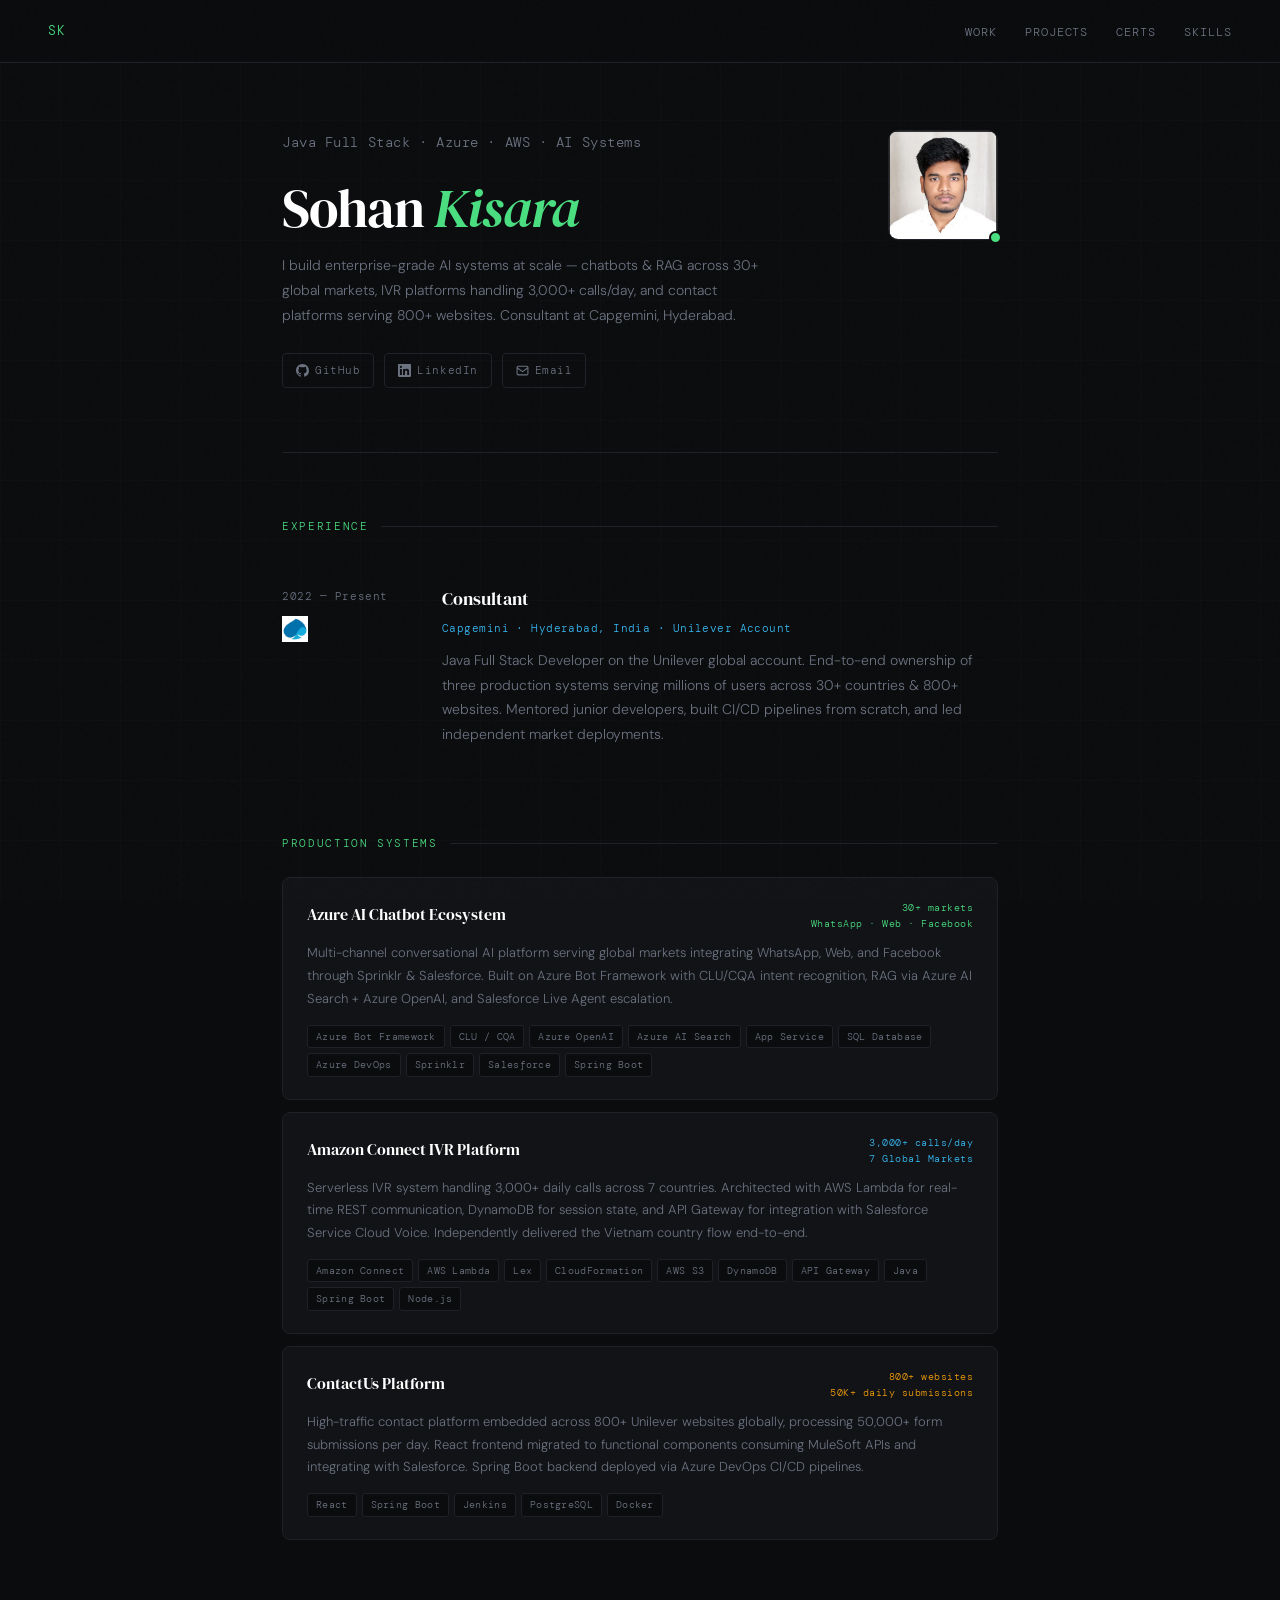
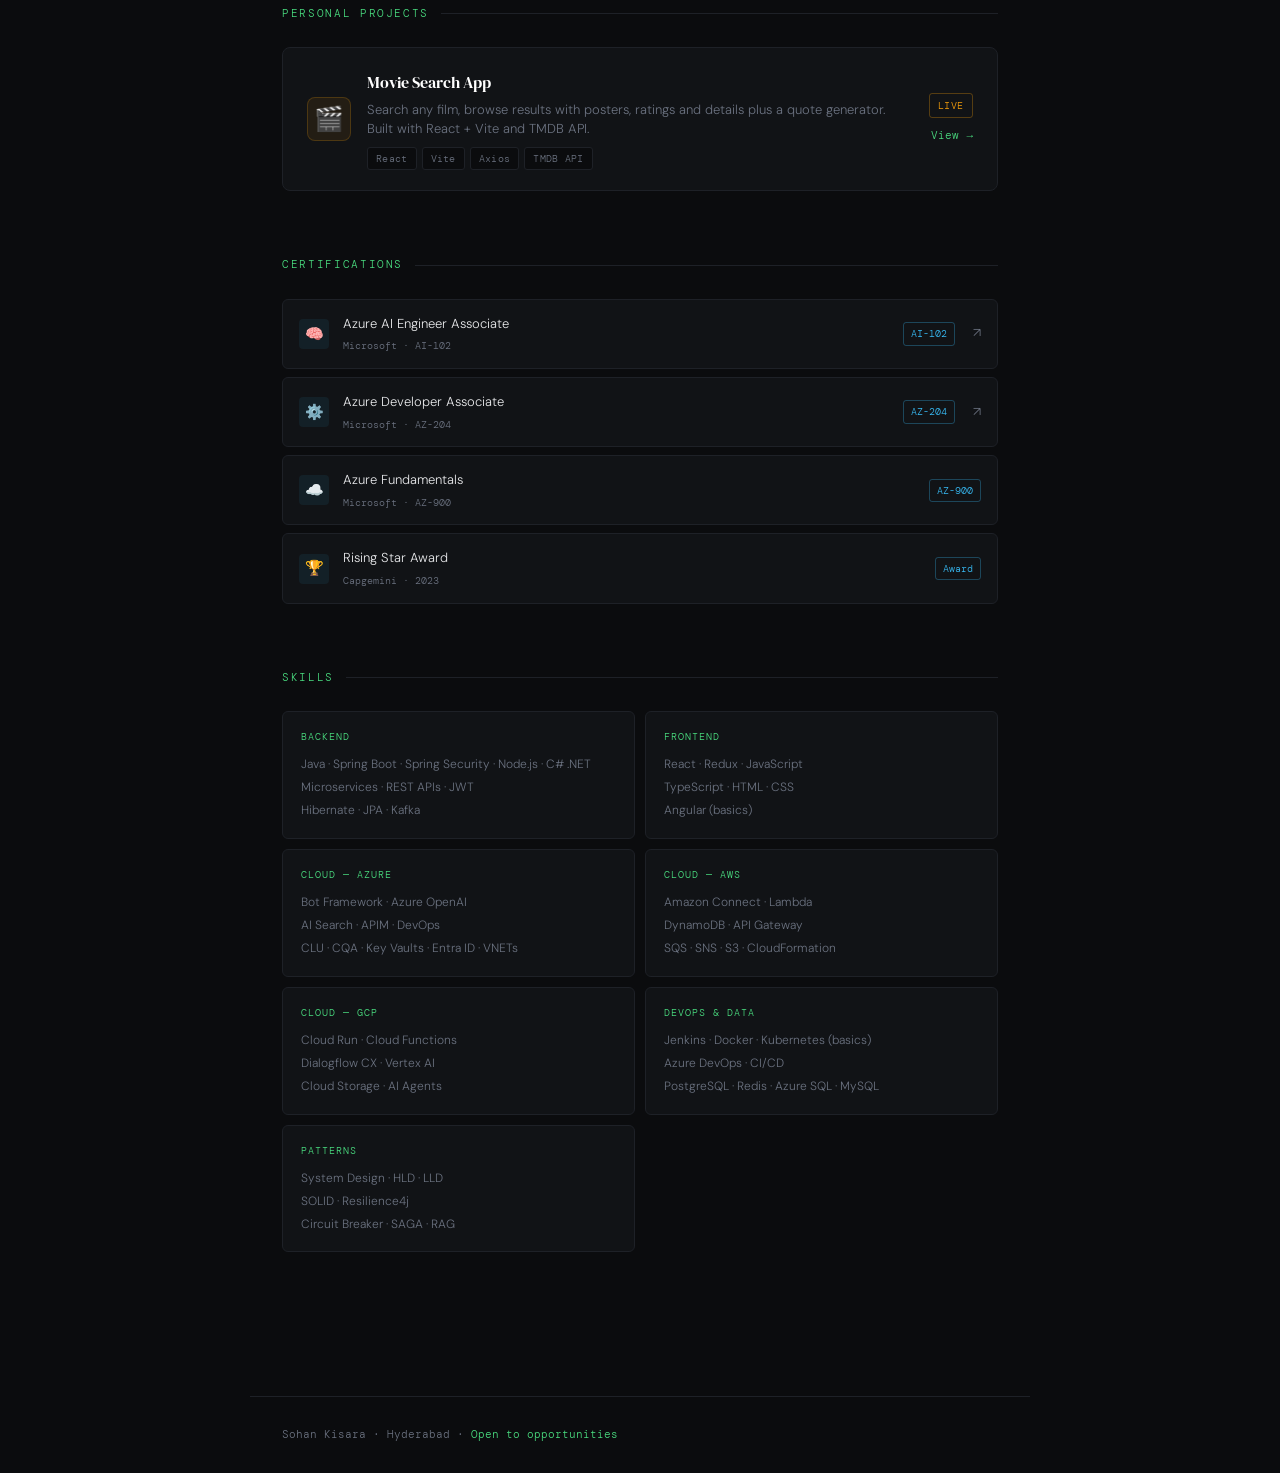
<file: index.html>
<!DOCTYPE html>
<html lang="en">
<head>
  <meta charset="UTF-8" />
  <meta name="viewport" content="width=device-width, initial-scale=1.0" />
  <title>Sohan Kisara — Java Full Stack Developer</title>
  <link rel="preconnect" href="https://fonts.googleapis.com" />
  <link href="https://fonts.googleapis.com/css2?family=DM+Serif+Display:ital@0;1&family=DM+Mono:wght@300;400;500&family=DM+Sans:wght@300;400;500&display=swap" rel="stylesheet" />
  <link rel="stylesheet" href="styles.css" />
</head>
<body>

  <nav>
    <a class="nav-logo" href="#">SK</a>
    <ul class="nav-links">
      <li><a href="#work">Work</a></li>
      <li><a href="#projects">Projects</a></li>
      <li><a href="#certs">Certs</a></li>
      <li><a href="#skills">Skills</a></li>
    </ul>
  </nav>

  <main>

    <!-- HERO -->
    <div class="hero">
      <div class="hero-text">
        <p class="hero-tagline">Java Full Stack · Azure · AWS · AI Systems</p>
        <h1>Sohan <em>Kisara</em></h1>
        <p>
          I build enterprise-grade AI systems at scale — chatbots & RAG across 30+ global markets,
          IVR platforms handling 3,000+ calls/day, and contact platforms serving 800+ websites.
          Consultant at Capgemini, Hyderabad.
        </p>
        <div class="hero-links">
          <a href="https://github.com/kisarasohan" target="_blank">
            <svg width="13" height="13" viewBox="0 0 24 24" fill="currentColor"><path d="M12 0C5.37 0 0 5.37 0 12c0 5.31 3.435 9.795 8.205 11.385.6.105.825-.255.825-.57 0-.285-.015-1.23-.015-2.235-3.015.555-3.795-.735-4.035-1.41-.135-.345-.72-1.41-1.23-1.695-.42-.225-1.02-.78-.015-.795.945-.015 1.62.87 1.845 1.23 1.08 1.815 2.805 1.305 3.495.99.105-.78.42-1.305.765-1.605-2.67-.3-5.46-1.335-5.46-5.925 0-1.305.465-2.385 1.23-3.225-.12-.3-.54-1.53.12-3.18 0 0 1.005-.315 3.3 1.23.96-.27 1.98-.405 3-.405s2.04.135 3 .405c2.295-1.56 3.3-1.23 3.3-1.23.66 1.65.24 2.88.12 3.18.765.84 1.23 1.905 1.23 3.225 0 4.605-2.805 5.625-5.475 5.925.435.375.81 1.095.81 2.22 0 1.605-.015 2.895-.015 3.3 0 .315.225.69.825.57A12.02 12.02 0 0 0 24 12c0-6.63-5.37-12-12-12z"/></svg>
            GitHub
          </a>
          <a href="https://www.linkedin.com/in/kisara-sohan" target="_blank">
            <svg width="13" height="13" viewBox="0 0 24 24" fill="currentColor"><path d="M20.447 20.452h-3.554v-5.569c0-1.328-.027-3.037-1.852-3.037-1.853 0-2.136 1.445-2.136 2.939v5.667H9.351V9h3.414v1.561h.046c.477-.9 1.637-1.85 3.37-1.85 3.601 0 4.267 2.37 4.267 5.455v6.286zM5.337 7.433a2.062 2.062 0 0 1-2.063-2.065 2.064 2.064 0 1 1 2.063 2.065zm1.782 13.019H3.555V9h3.564v11.452zM22.225 0H1.771C.792 0 0 .774 0 1.729v20.542C0 23.227.792 24 1.771 24h20.451C23.2 24 24 23.227 24 22.271V1.729C24 .774 23.2 0 22.222 0h.003z"/></svg>
            LinkedIn
          </a>
          <a href="mailto:kisarasohan@gmail.com">
            <svg width="13" height="13" viewBox="0 0 24 24" fill="none" stroke="currentColor" stroke-width="2"><rect x="2" y="4" width="20" height="16" rx="2"/><path d="m2 7 10 7 10-7"/></svg>
            Email
          </a>
        </div>
      </div>

      <div class="avatar-wrap">
        <div class="avatar">
          <img src="assets/me_new.jpg" alt="Sohan Kisara" />
        </div>
        <div class="status-dot"></div>
      </div>
    </div>

    <!-- WORK -->
    <section id="work">
      <div class="section-label">Experience</div>
      <div class="timeline">
        <div class="timeline-item">
          <div class="timeline-year">
            <span>2022 — Present</span>
            <img class="company-logo" src="assets/image.png" alt="Capgemini" />
          </div>
          <div class="timeline-content">
            <h3>Consultant</h3>
            <div class="org">Capgemini · Hyderabad, India · Unilever Account</div>
            <p>
              Java Full Stack Developer on the Unilever global account. End-to-end ownership of three
              production systems serving millions of users across 30+ countries & 800+ websites. Mentored junior developers,
              built CI/CD pipelines from scratch, and led independent market deployments.
            </p>
          </div>
        </div>
      </div>
    </section>

    <!-- PROJECTS -->
    <section id="projects">
      <div class="section-label">Production Systems</div>
      <div class="projects">

        <div class="project-card">
          <div class="project-header">
            <h3>Azure AI Chatbot Ecosystem</h3>
            <div class="project-stats">30+ markets<br/>WhatsApp · Web · Facebook</div>
          </div>
          <p>Multi-channel conversational AI platform serving global markets integrating WhatsApp, Web, and Facebook through Sprinklr & Salesforce. Built on Azure Bot Framework with CLU/CQA intent recognition, RAG via Azure AI Search + Azure OpenAI, and Salesforce Live Agent escalation.</p>
          <div class="tags">
            <span class="tag">Azure Bot Framework</span><span class="tag">CLU / CQA</span><span class="tag">Azure OpenAI</span><span class="tag">Azure AI Search</span><span class="tag">App Service</span><span class="tag">SQL Database</span><span class="tag">Azure DevOps</span><span class="tag">Sprinklr</span><span class="tag">Salesforce</span><span class="tag">Spring Boot</span>
          </div>
        </div>

        <div class="project-card">
          <div class="project-header">
            <h3>Amazon Connect IVR Platform</h3>
            <div class="project-stats">3,000+ calls/day<br/>7 Global Markets</div>
          </div>
          <p>Serverless IVR system handling 3,000+ daily calls across 7 countries. Architected with AWS Lambda for real-time REST communication, DynamoDB for session state, and API Gateway for integration with Salesforce Service Cloud Voice. Independently delivered the Vietnam country flow end-to-end.</p>
          <div class="tags">
            <span class="tag">Amazon Connect</span><span class="tag">AWS Lambda</span><span class="tag">Lex</span><span class="tag">CloudFormation</span><span class="tag">AWS S3</span><span class="tag">DynamoDB</span><span class="tag">API Gateway</span><span class="tag">Java</span><span class="tag">Spring Boot</span><span class="tag">Node.js</span>
          </div>
        </div>

        <div class="project-card">
          <div class="project-header">
            <h3>ContactUs Platform</h3>
            <div class="project-stats">800+ websites<br/>50K+ daily submissions</div>
          </div>
          <p>High-traffic contact platform embedded across 800+ Unilever websites globally, processing 50,000+ form submissions per day. React frontend migrated to functional components consuming MuleSoft APIs and integrating with Salesforce. Spring Boot backend deployed via Azure DevOps CI/CD pipelines.</p>
          <div class="tags">
            <span class="tag">React</span><span class="tag">Spring Boot</span><span class="tag">Jenkins</span><span class="tag">PostgreSQL</span><span class="tag">Docker</span>
          </div>
        </div>

      </div>
    </section>

    <!-- PERSONAL PROJECTS -->
    <section id="personal-projects">
      <div class="section-label">Personal Projects</div>
      <div class="personal-projects">
        <a class="personal-card" href="./Projects/Movies" target="_blank">
          <div class="personal-card-left">
            <div class="personal-card-emoji">🎬</div>
            <div class="personal-card-info">
              <h3>Movie Search App</h3>
              <p>Search any film, browse results with posters, ratings and details plus a quote generator. Built with React + Vite and TMDB API.</p>
              <div class="tags">
                <span class="tag">React</span>
                <span class="tag">Vite</span>
                <span class="tag">Axios</span>
                <span class="tag">TMDB API</span>
              </div>
            </div>
          </div>
          <div class="personal-card-right">
            <span class="live-badge">LIVE</span>
            <span class="demo-link">View →</span>
          </div>
        </a>
      </div>
    </section>

    <!-- CERTS -->
    <!-- ✅ FIX: All cert items are now consistently <a> tags
         cert-item         = base shared styles (layout, border, bg, hover)
         cert-item--link   = modifier for clickable items (cursor, underline removal)
         cert-item--static = modifier for non-clickable items
    -->
    <section id="certs">
      <div class="section-label">Certifications</div>
      <div class="certs">

        
       <a class="cert-item cert-item--link"
           href="https://learn.microsoft.com/en-gb/users/kisarasohan-1653/credentials/aba0e9811b25038e"
           target="_blank"
           rel="noopener noreferrer">
          <div class="cert-icon">🧠</div>
          <div class="cert-details">
            <div class="cert-name">Azure AI Engineer Associate</div>
            <div class="cert-issuer">Microsoft · AI-102</div>
          </div>
          <div class="cert-badge">AI-102</div>
          <span class="cert-link-arrow">↗</span>
        </a>
        
        <a class="cert-item cert-item--link"
           href="https://learn.microsoft.com/en-us/users/kisarasohan-1653/credentials/94a81b15d760e7b9"
           target="_blank"
           rel="noopener noreferrer">
          <div class="cert-icon">⚙️</div>
          <div class="cert-details">
            <div class="cert-name">Azure Developer Associate</div>
            <div class="cert-issuer">Microsoft · AZ-204</div>
          </div>
          <div class="cert-badge">AZ-204</div>
          <span class="cert-link-arrow">↗</span>
        </a>

        <div class="cert-item cert-item--static">
          <div class="cert-icon">☁️</div>
          <div class="cert-details">
            <div class="cert-name">Azure Fundamentals</div>
            <div class="cert-issuer">Microsoft · AZ-900</div>
          </div>
          <div class="cert-badge">AZ-900</div>
        </div>

        <!-- Static — award -->
        <div class="cert-item cert-item--static">
          <div class="cert-icon">🏆</div>
          <div class="cert-details">
            <div class="cert-name">Rising Star Award</div>
            <div class="cert-issuer">Capgemini · 2023</div>
          </div>
          <div class="cert-badge">Award</div>
        </div>

      </div>
    </section>

    <!-- SKILLS -->
    <section id="skills">
      <div class="section-label">Skills</div>
      <div class="skills-grid">
        <div class="skill-group">
          <div class="skill-group-label">Backend</div>
          <div class="skill-list">Java · Spring Boot · Spring Security · Node.js · C# .NET<br/>Microservices · REST APIs · JWT<br/>Hibernate · JPA · Kafka</div>
        </div>
        <div class="skill-group">
          <div class="skill-group-label">Frontend</div>
          <div class="skill-list">React · Redux · JavaScript<br/>TypeScript · HTML · CSS<br/>Angular (basics)</div>
        </div>
        <div class="skill-group">
          <div class="skill-group-label">Cloud — Azure</div>
          <div class="skill-list">Bot Framework · Azure OpenAI<br/>AI Search · APIM · DevOps<br/>CLU · CQA · Key Vaults · Entra ID · VNETs</div>
        </div>
        <div class="skill-group">
          <div class="skill-group-label">Cloud — AWS</div>
          <div class="skill-list">Amazon Connect · Lambda<br/>DynamoDB · API Gateway<br/>SQS · SNS · S3 · CloudFormation</div>
        </div>
        <div class="skill-group">
          <div class="skill-group-label">Cloud — GCP</div>
          <div class="skill-list">Cloud Run · Cloud Functions<br/>Dialogflow CX · Vertex AI<br/>Cloud Storage · AI Agents</div>
        </div>
        <div class="skill-group">
          <div class="skill-group-label">DevOps & Data</div>
          <div class="skill-list">Jenkins · Docker · Kubernetes (basics)<br/>Azure DevOps · CI/CD<br/>PostgreSQL · Redis · Azure SQL · MySQL</div>
        </div>
        <div class="skill-group">
          <div class="skill-group-label">Patterns</div>
          <div class="skill-list">System Design · HLD · LLD<br/>SOLID · Resilience4j<br/>Circuit Breaker · SAGA · RAG</div>
        </div>
      </div>
    </section>

  </main>

  <footer>
    <div class="footer-note">Sohan Kisara · Hyderabad · <span>Open to opportunities</span></div>
  </footer>

</body>
</html>
</file>
<file: styles.css>
/* ============================================
   SOHAN KISARA — Portfolio Stylesheet
   styles.css
   ============================================ */

/* ── TOKENS ─────────────────────────────────── */
:root {
  --bg:       #0b0c0e;
  --surface:  #111316;
  --border:   #1e2127;
  --text:     #e8e9eb;
  --muted:    #6b7280;
  --accent:   #4ade80;
  --accent2:  #38bdf8;
  --accent3:  #f59e0b;
  --serif:    'DM Serif Display', Georgia, serif;
  --mono:     'DM Mono', monospace;
  --sans:     'DM Sans', sans-serif;
}

/* ── RESET ───────────────────────────────────── */
*, *::before, *::after { box-sizing: border-box; margin: 0; padding: 0; }
html { scroll-behavior: smooth; }

/* ── BASE ────────────────────────────────────── */
body {
  background:   var(--bg);
  color:        var(--text);
  font-family:  var(--sans);
  font-size:    15px;
  line-height:  1.75;
  font-weight:  300;
  overflow-x:   hidden;
}

/* noise overlay */
body::before {
  content: '';
  position: fixed;
  inset: 0;
  background-image: url("data:image/svg+xml,%3Csvg viewBox='0 0 256 256' xmlns='http://www.w3.org/2000/svg'%3E%3Cfilter id='noise'%3E%3CfeTurbulence type='fractalNoise' baseFrequency='0.9' numOctaves='4' stitchTiles='stitch'/%3E%3C/filter%3E%3Crect width='100%25' height='100%25' filter='url(%23noise)' opacity='0.04'/%3E%3C/svg%3E");
  pointer-events: none;
  z-index: 9999;
  opacity: 0.4;
}

/* grid overlay */
body::after {
  content: '';
  position: fixed;
  inset: 0;
  background-image:
    linear-gradient(rgba(255,255,255,0.015) 1px, transparent 1px),
    linear-gradient(90deg, rgba(255,255,255,0.015) 1px, transparent 1px);
  background-size: 60px 60px;
  pointer-events: none;
  z-index: 0;
}

/* ── NAV ─────────────────────────────────────── */
nav {
  position:        fixed;
  top: 0; left: 0; right: 0;
  z-index:         100;
  display:         flex;
  justify-content: space-between;
  align-items:     center;
  padding:         18px 48px;
  background:      rgba(11,12,14,0.9);
  backdrop-filter: blur(12px);
  border-bottom:   1px solid var(--border);
}

.nav-logo {
  font-family:     var(--mono);
  font-size:       13px;
  color:           var(--accent);
  letter-spacing:  0.05em;
  text-decoration: none;
}

.nav-links { display: flex; gap: 28px; list-style: none; }
.nav-links a {
  font-family:     var(--mono);
  font-size:       12px;
  color:           var(--muted);
  text-decoration: none;
  letter-spacing:  0.08em;
  text-transform:  uppercase;
  transition:      color 0.2s;
}
.nav-links a:hover { color: var(--text); }

/* ── MAIN ────────────────────────────────────── */
main {
  max-width:  780px;
  margin:     0 auto;
  padding:    130px 32px 80px;
  position:   relative;
  z-index:    1;
}

/* ── HERO ────────────────────────────────────── */
.hero {
  display:               grid;
  grid-template-columns: 1fr auto;
  gap:                   40px;
  align-items:           start;
  padding-bottom:        64px;
  border-bottom:         1px solid var(--border);
  margin-bottom:         64px;
  animation:             fadeUp 0.8s ease both;
}

@keyframes fadeUp {
  from { opacity: 0; transform: translateY(24px); }
  to   { opacity: 1; transform: translateY(0); }
}

.hero-text h1 {
  font-family:    var(--serif);
  font-size:      clamp(2.2rem, 5vw, 3.4rem);
  font-weight:    400;
  line-height:    1.1;
  letter-spacing: -0.02em;
  margin-bottom:  14px;
  color:          #fff;
}
.hero-text h1 em { font-style: italic; color: var(--accent); }

.hero-tagline {
  font-family:    var(--mono);
  font-size:      12px;
  color:          var(--accent2);
  letter-spacing: 0.04em;
  margin-bottom:  18px;
}

.hero-text p {
  color:         var(--muted);
  max-width:     480px;
  font-size:     14px;
  line-height:   1.8;
  margin-bottom: 24px;
}

.hero-links { display: flex; gap: 10px; flex-wrap: wrap; }
.hero-links a {
  display:         inline-flex;
  align-items:     center;
  gap:             6px;
  font-family:     var(--mono);
  font-size:       11px;
  color:           var(--muted);
  text-decoration: none;
  border:          1px solid var(--border);
  padding:         7px 13px;
  border-radius:   4px;
  transition:      all 0.2s;
  letter-spacing:  0.05em;
}
.hero-links a:hover {
  border-color: var(--accent);
  color:        var(--accent);
  background:   rgba(74,222,128,0.05);
}

/* ── AVATAR ──────────────────────────────────── */
.avatar-wrap { position: relative; width: 110px; flex-shrink: 0; }

.avatar {
  width:         110px;
  height:        110px;
  border-radius: 10px;
  border:        1px solid var(--border);
  overflow:      hidden;
  background:    var(--surface);
}
.avatar img {
  width:           100%;
  height:          100%;
  object-fit:      cover;
  object-position: center top;
  display:         block;
}

.status-dot {
  position:      absolute;
  bottom:        -4px;
  right:         -4px;
  width:         13px;
  height:        13px;
  background:    var(--accent);
  border-radius: 50%;
  border:        2px solid var(--bg);
  animation:     pulse 2s infinite;
}

@keyframes pulse {
  0%, 100% { opacity: 1; transform: scale(1); }
  50%       { opacity: 0.6; transform: scale(0.9); }
}

/* ── SECTION ─────────────────────────────────── */
section {
  margin-bottom:   64px;
  animation:       fadeUp 0.8s ease both;
  animation-delay: 0.15s;
}

.section-label {
  font-family:    var(--mono);
  font-size:      11px;
  color:          var(--accent);
  letter-spacing: 0.15em;
  text-transform: uppercase;
  margin-bottom:  24px;
  display:        flex;
  align-items:    center;
  gap:            12px;
}
.section-label::after { content: ''; flex: 1; height: 1px; background: var(--border); }

/* ── TIMELINE ────────────────────────────────── */
.timeline { display: flex; flex-direction: column; }

.timeline-item {
  display:               grid;
  grid-template-columns: 140px 1fr;
  gap:                   20px;
  padding:               24px 0;
  border-bottom:         1px solid var(--border);
}
.timeline-item:last-child { border-bottom: none; }

.timeline-year {
  font-family:    var(--mono);
  font-size:      11px;
  color:          var(--muted);
  letter-spacing: 0.05em;
  display:        flex;
  flex-direction: column;
  gap:            10px;
  padding-top:    3px;
}

.company-logo {
  width:           64px;
  height:          26px;
  object-fit:      contain;
  object-position: left center;
  transition:      filter 0.2s;
}
.company-logo:hover { filter: brightness(0) invert(1); }

.timeline-content h3 {
  font-family:   var(--serif);
  font-size:     1.1rem;
  font-weight:   400;
  color:         #fff;
  margin-bottom: 4px;
}
.timeline-content .org {
  font-family:   var(--mono);
  font-size:     11px;
  color:         var(--accent2);
  margin-bottom: 10px;
  letter-spacing: 0.04em;
}
.timeline-content p { color: var(--muted); font-size: 14px; line-height: 1.75; }

/* ── PROJECTS ────────────────────────────────── */
.projects { display: flex; flex-direction: column; gap: 12px; }

.project-card {
  background:    var(--surface);
  border:        1px solid var(--border);
  border-radius: 8px;
  padding:       22px 24px;
  position:      relative;
  overflow:      hidden;
  transition:    border-color 0.25s, transform 0.25s;
}
.project-card::before {
  content:    '';
  position:   absolute;
  left:       0; top: 0; bottom: 0;
  width:      3px;
  background: var(--accent);
  opacity:    0;
  transition: opacity 0.25s;
}
.project-card:hover { border-color: #2d3139; transform: translateX(4px); }
.project-card:hover::before { opacity: 1; }
.project-card:nth-child(2)::before { background: var(--accent2); }
.project-card:nth-child(3)::before { background: var(--accent3); }

.project-header {
  display:         flex;
  justify-content: space-between;
  align-items:     flex-start;
  gap:             12px;
  margin-bottom:   10px;
}
.project-header h3 { font-family: var(--serif); font-size: 1rem; font-weight: 400; color: #fff; }
.project-stats {
  font-family:    var(--mono);
  font-size:      10px;
  color:          var(--accent);
  letter-spacing: 0.05em;
  text-align:     right;
  line-height:    1.6;
  flex-shrink:    0;
}
.project-card:nth-child(2) .project-stats { color: var(--accent2); }
.project-card:nth-child(3) .project-stats { color: var(--accent3); }
.project-card p { color: var(--muted); font-size: 13px; line-height: 1.75; margin-bottom: 14px; }

/* ── TAGS ────────────────────────────────────── */
.tags  { display: flex; flex-wrap: wrap; gap: 5px; }
.tag {
  font-family:    var(--mono);
  font-size:      10px;
  color:          var(--muted);
  background:     var(--bg);
  border:         1px solid var(--border);
  padding:        2px 8px;
  border-radius:  3px;
  letter-spacing: 0.03em;
}

/* ── PERSONAL PROJECTS ───────────────────────── */
.personal-projects { display: flex; flex-direction: column; gap: 12px; }

.personal-card {
  background:      var(--surface);
  border:          1px solid var(--border);
  border-radius:   8px;
  padding:         20px 24px;
  display:         flex;
  justify-content: space-between;
  align-items:     center;
  gap:             16px;
  text-decoration: none;
  transition:      border-color 0.25s, transform 0.25s;
  position:        relative;
  overflow:        hidden;
}
.personal-card::before {
  content:    '';
  position:   absolute;
  left:       0; top: 0; bottom: 0;
  width:      3px;
  background: var(--accent3);
  opacity:    0;
  transition: opacity 0.25s;
}
.personal-card:hover { border-color: #2d3139; transform: translateX(4px); }
.personal-card:hover::before { opacity: 1; }

.personal-card-left { display: flex; align-items: center; gap: 16px; }

.personal-card-emoji {
  font-size:      1.5rem;
  flex-shrink:    0;
  width:          44px;
  height:         44px;
  background:     rgba(245,158,11,0.08);
  border:         1px solid rgba(245,158,11,0.2);
  border-radius:  8px;
  display:        flex;
  align-items:    center;
  justify-content: center;
}

.personal-card-info h3 { font-family: var(--serif); font-size: 1rem; font-weight: 400; color: #fff; margin-bottom: 4px; }
.personal-card-info p  { font-size: 13px; color: var(--muted); line-height: 1.5; margin: 0 0 8px; }

.personal-card-right { display: flex; flex-direction: column; align-items: flex-end; gap: 8px; flex-shrink: 0; }

.live-badge {
  font-family:    var(--mono);
  font-size:      10px;
  color:          var(--accent3);
  border:         1px solid rgba(245,158,11,0.3);
  padding:        3px 8px;
  border-radius:  3px;
  letter-spacing: 0.06em;
  white-space:    nowrap;
}

.demo-link { font-family: var(--mono); font-size: 11px; color: var(--accent); white-space: nowrap; }

/* ══════════════════════════════════════════════
   CERTIFICATIONS
   ──────────────────────────────────────────────
   BEM structure:
   .certs               → container
   .cert-item           → base block (layout + visual shell)
   .cert-item--link     → modifier: clickable anchor variant
   .cert-item--static   → modifier: non-clickable div variant
   .cert-details        → text content wrapper
   .cert-name           → primary cert title
   .cert-issuer         → secondary meta line
   .cert-badge          → pill badge (top-right)
   .cert-link-arrow     → "↗" icon shown only on link items
   ══════════════════════════════════════════════ */

.certs { display: flex; flex-direction: column; gap: 8px; }

/* Base shared styles — applied to both div and <a> variants */
.cert-item {
  display:        flex;
  align-items:    center;
  gap:            14px;
  padding:        13px 16px;
  border:         1px solid var(--border);
  border-radius:  6px;
  background:     var(--surface);
  transition:     border-color 0.2s, background 0.2s;
  text-decoration: none; /* safe to have on div too */
  color:          inherit;
}

/* Link modifier — adds pointer + subtle hover lift */
.cert-item--link {
  cursor: pointer;
}
.cert-item--link:hover {
  border-color: var(--accent2);
  background:   rgba(56,189,248,0.04);
}
.cert-item--link:hover .cert-name {
  color: var(--accent2);
}

/* Static modifier — no interaction */
.cert-item--static {
  cursor: default;
}
.cert-item--static:hover {
  border-color: #2d3139; /* subtle, non-clickable feel */
}

/* Cert icon bubble */
.cert-icon {
  width:           30px;
  height:          30px;
  background:      rgba(56,189,248,0.08);
  border-radius:   4px;
  display:         flex;
  align-items:     center;
  justify-content: center;
  font-size:       15px;
  flex-shrink:     0;
}

/* Text block */
.cert-details { display: flex; flex-direction: column; gap: 2px; flex: 1; min-width: 0; }

.cert-name {
  font-size:  13px;
  color:      var(--text);
  transition: color 0.2s;
  white-space: nowrap;
  overflow:   hidden;
  text-overflow: ellipsis;
}

.cert-issuer {
  font-family: var(--mono);
  font-size:   10px;
  color:       var(--muted);
}

/* Badge pill */
.cert-badge {
  margin-left:    auto;
  font-family:    var(--mono);
  font-size:      10px;
  color:          var(--accent2);
  border:         1px solid rgba(56,189,248,0.3);
  padding:        2px 7px;
  border-radius:  3px;
  flex-shrink:    0;
}

/* Arrow icon — only visible on link items */
.cert-link-arrow {
  font-size:   13px;
  color:       var(--muted);
  flex-shrink: 0;
  margin-left: 4px;
  transition:  color 0.2s, transform 0.2s;
}
.cert-item--link:hover .cert-link-arrow {
  color:     var(--accent2);
  transform: translate(1px, -1px);
}

/* ── SKILLS ──────────────────────────────────── */
.skills-grid { display: grid; grid-template-columns: repeat(2, 1fr); gap: 10px; }

.skill-group {
  background:    var(--surface);
  border:        1px solid var(--border);
  border-radius: 6px;
  padding:       16px 18px;
}

.skill-group-label {
  font-family:    var(--mono);
  font-size:      10px;
  color:          var(--accent);
  letter-spacing: 0.1em;
  text-transform: uppercase;
  margin-bottom:  8px;
}

.skill-list { font-size: 12px; color: var(--muted); line-height: 1.9; }

/* ── FOOTER ──────────────────────────────────── */
footer {
  border-top:      1px solid var(--border);
  padding:         28px 32px;
  display:         flex;
  justify-content: space-between;
  align-items:     center;
  position:        relative;
  z-index:         1;
  max-width:       780px;
  margin:          0 auto;
}

.footer-note { font-family: var(--mono); font-size: 11px; color: var(--muted); }
.footer-note span { color: var(--accent); }

/* ── SCROLLBAR ───────────────────────────────── */
::-webkit-scrollbar       { width: 4px; }
::-webkit-scrollbar-track { background: var(--bg); }
::-webkit-scrollbar-thumb { background: var(--border); border-radius: 2px; }

/* ══════════════════════════════════════════════
   RESPONSIVE — max 640px
   ══════════════════════════════════════════════ */
@media (max-width: 640px) {

  nav { padding: 13px 18px; }
  .nav-links { gap: 14px; }
  .nav-links a { font-size: 10px; }

  main { padding: 80px 16px 60px; }

  .hero {
    grid-template-columns: 1fr;
    gap:            0;
    padding-bottom: 44px;
    margin-bottom:  44px;
  }

  .avatar-wrap { order: -1; width: 76px; margin-bottom: 18px; }
  .avatar      { width: 76px; height: 76px; }
  .status-dot  { width: 10px; height: 10px; bottom: -3px; right: -3px; }

  .hero-text h1  { font-size: 1.9rem; }
  .hero-tagline  { font-size: 10px; }
  .hero-text p   { font-size: 13px; }
  .hero-links a  { font-size: 10px; padding: 6px 10px; }

  .timeline-item {
    grid-template-columns: 1fr;
    gap:     10px;
    padding: 18px 0;
  }

  .timeline-year { flex-direction: row; align-items: center; gap: 10px; }
  .company-logo  { width: 52px; height: 20px; }

  .timeline-content h3 { font-size: 1rem; }
  .timeline-content p  { font-size: 13px; }

  .project-card          { padding: 16px; }
  .project-card:hover    { transform: none; }
  .project-header        { flex-direction: column; gap: 4px; }
  .project-stats         { text-align: left; }

  .personal-card         { flex-direction: column; align-items: flex-start; gap: 14px; padding: 16px; }
  .personal-card:hover   { transform: none; }
  .personal-card-left    { width: 100%; }
  .personal-card-right   { flex-direction: row; align-items: center; width: 100%; justify-content: space-between; }

  .cert-item             { padding: 10px 12px; gap: 10px; }
  .cert-name             { font-size: 12px; }
  .cert-badge            { font-size: 9px; }
  .cert-link-arrow       { display: none; } /* save space on mobile */

  .skills-grid           { grid-template-columns: 1fr; }

  footer { flex-direction: column; gap: 6px; text-align: center; padding: 20px 16px; }
}

/* Very small phones */
@media (max-width: 360px) {
  .nav-links    { display: none; }
  .hero-text h1 { font-size: 1.7rem; }
}
</file>
